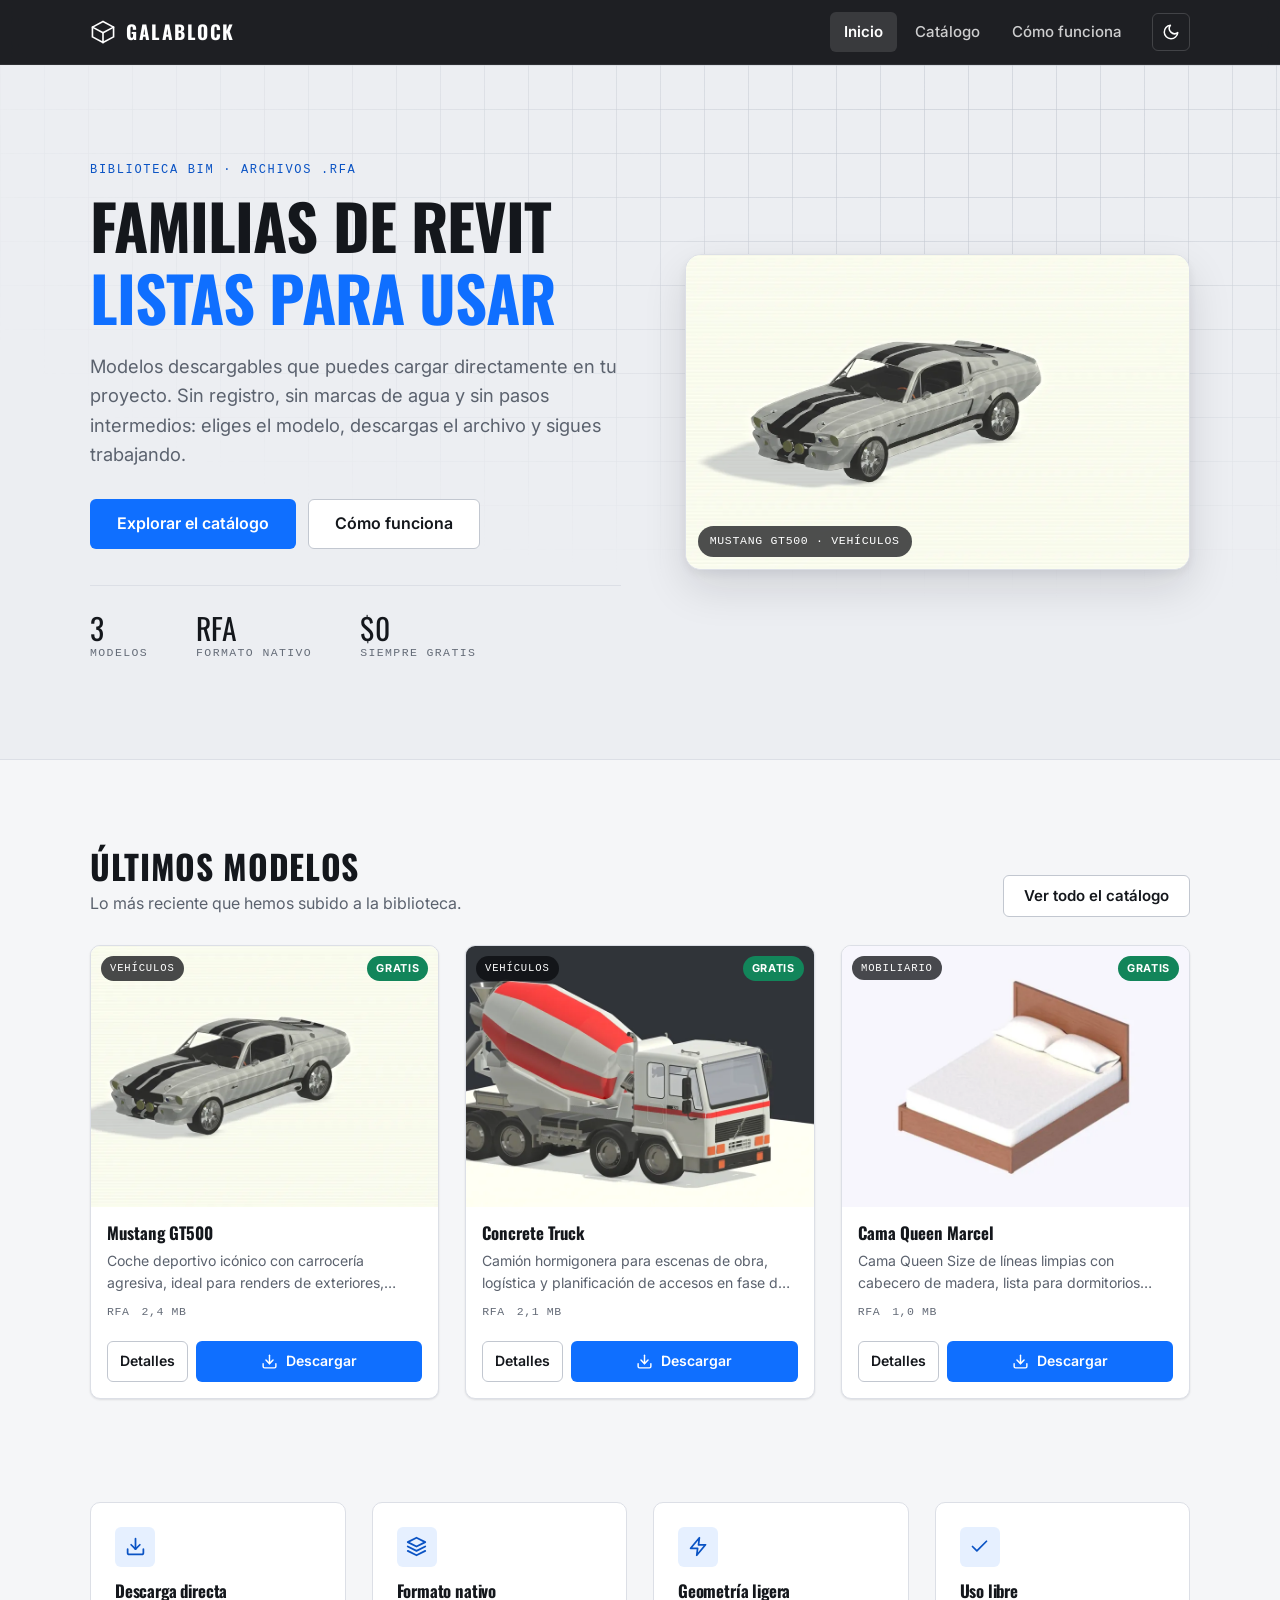
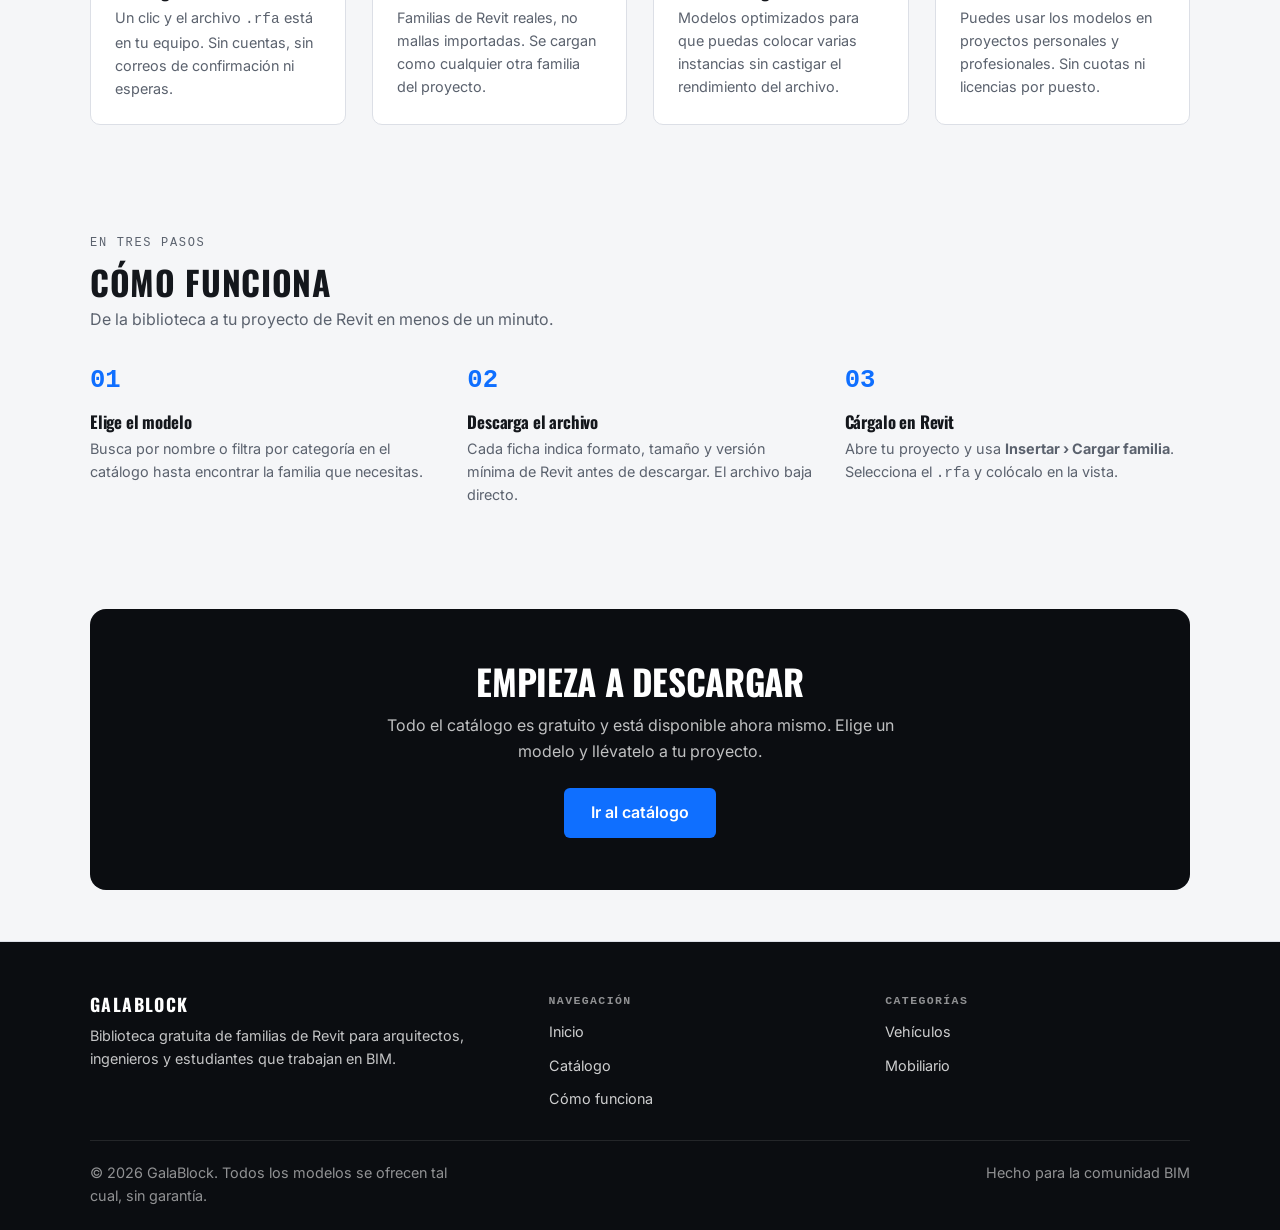
<file: index.html>
<!DOCTYPE html>
<html lang="es">
<head>
<meta charset="UTF-8">
<meta name="viewport" content="width=device-width, initial-scale=1">
<title>GalaBlock — Familias de Revit gratis para descargar</title>
<meta name="description" content="Biblioteca gratuita de familias de Revit (.rfa) listas para cargar en tus proyectos BIM: vehículos, mobiliario y más. Descarga directa, sin registro.">
<meta name="author" content="GalaBlock">
<meta name="theme-color" content="#ffffff" media="(prefers-color-scheme: light)">
<meta name="theme-color" content="#0b0d11" media="(prefers-color-scheme: dark)">
<link rel="canonical" href="https://galablock-store.github.io/">

<!-- Redes sociales -->
<meta property="og:type" content="website">
<meta property="og:site_name" content="GalaBlock">
<meta property="og:locale" content="es_ES">
<meta property="og:title" content="GalaBlock — Familias de Revit gratis para descargar">
<meta property="og:description" content="Biblioteca gratuita de familias de Revit (.rfa) listas para cargar en tus proyectos BIM. Descarga directa, sin registro.">
<meta property="og:url" content="https://galablock-store.github.io/">
<meta property="og:image" content="https://galablock-store.github.io/assets/img/og-cover.jpg">
<meta property="og:image:width" content="1200">
<meta property="og:image:height" content="630">
<meta name="twitter:card" content="summary_large_image">
<meta name="twitter:title" content="GalaBlock — Familias de Revit gratis para descargar">
<meta name="twitter:description" content="Biblioteca gratuita de familias de Revit (.rfa) listas para cargar en tus proyectos BIM.">
<meta name="twitter:image" content="https://galablock-store.github.io/assets/img/og-cover.jpg">

<link rel="icon" href="favicon.svg" type="image/svg+xml">
<link rel="apple-touch-icon" href="favicon.svg">
<link rel="manifest" href="site.webmanifest">

<link rel="preconnect" href="https://www.topcreativeformat.com">
<link rel="preconnect" href="https://fonts.googleapis.com">
<link rel="preconnect" href="https://fonts.gstatic.com" crossorigin>
<link rel="stylesheet" href="https://fonts.googleapis.com/css2?family=Oswald:wght@500;700&family=Inter:wght@400;500;600&display=swap">
<link rel="stylesheet" href="assets/css/styles.css">
<link rel="preload" as="image" href="assets/img/mustang-gt500-full.webp" type="image/webp">

<!-- Aplica el tema guardado antes de pintar, para evitar el destello blanco. -->
<script>
(function () {
  try {
    var saved = localStorage.getItem('galablock-theme');
    if (saved === 'light' || saved === 'dark') {
      document.documentElement.setAttribute('data-theme', saved);
      return;
    }
  } catch (e) {}
  document.documentElement.removeAttribute('data-theme');
})();
// Con JS activo se permite la animación de entrada; sin él, el contenido
// se muestra directamente en lugar de quedarse invisible.
document.documentElement.classList.add('js');
</script>

<script type="application/ld+json">
{
  "@context": "https://schema.org",
  "@type": "WebSite",
  "name": "GalaBlock",
  "url": "https://galablock-store.github.io/",
  "description": "Biblioteca gratuita de familias de Revit (.rfa) para proyectos BIM.",
  "inLanguage": "es",
  "potentialAction": {
    "@type": "SearchAction",
    "target": "https://galablock-store.github.io/products.html?q={search_term_string}",
    "query-input": "required name=search_term_string"
  }
}
</script>
</head>
<body>
<a class="skip-link" href="#main">Saltar al contenido</a>

<header class="site-header">
  <div class="wrap site-header__inner">
    <a class="brand" href="index.html">
      <svg class="brand__mark" viewBox="0 0 64 64" fill="none" stroke="currentColor" stroke-width="4" stroke-linejoin="round" stroke-linecap="round" aria-hidden="true">
        <path d="M32 6 58 20 32 34 6 20z"/><path d="M6 20v24l26 14V34"/><path d="M58 20v24L32 58"/>
      </svg>
      GALABLOCK
    </a>

    <button class="nav-toggle" type="button" aria-expanded="false" aria-controls="primary-nav" aria-label="Abrir menú">
      <svg viewBox="0 0 24 24" fill="none" stroke="currentColor" stroke-width="2" stroke-linecap="round" aria-hidden="true">
        <path d="M4 7h16M4 12h16M4 17h16"/>
      </svg>
    </button>

    <nav class="site-nav" id="primary-nav" aria-label="Navegación principal">
      <ul>
        <li><a href="index.html">Inicio</a></li>
        <li><a href="products.html">Catálogo</a></li>
        <li><a href="index.html#como-funciona">Cómo funciona</a></li>
      </ul>
    </nav>

    <button class="theme-toggle" type="button" aria-label="Cambiar tema" title="Cambiar tema">
      <svg class="icon-moon" viewBox="0 0 24 24" fill="none" stroke="currentColor" stroke-width="2" stroke-linecap="round" stroke-linejoin="round" aria-hidden="true">
        <path d="M21 12.8A9 9 0 1 1 11.2 3a7 7 0 0 0 9.8 9.8z"/>
      </svg>
      <svg class="icon-sun" viewBox="0 0 24 24" fill="none" stroke="currentColor" stroke-width="2" stroke-linecap="round" aria-hidden="true">
        <circle cx="12" cy="12" r="4"/><path d="M12 2v2M12 20v2M2 12h2M20 12h2M5 5l1.5 1.5M17.5 17.5 19 19M19 5l-1.5 1.5M6.5 17.5 5 19"/>
      </svg>
    </button>
  </div>
</header>

<main id="main">

  <!-- ===================== Hero ===================== -->
  <section class="hero">
    <div class="wrap hero__inner">
      <div>
        <p class="eyebrow">Biblioteca BIM · Archivos .rfa</p>
        <h1>Familias de Revit <em>listas para usar</em></h1>
        <p class="hero__lead">
          Modelos descargables que puedes cargar directamente en tu proyecto.
          Sin registro, sin marcas de agua y sin pasos intermedios: eliges el
          modelo, descargas el archivo y sigues trabajando.
        </p>
        <div class="hero__actions">
          <a class="btn btn--primary btn--lg" href="products.html">Explorar el catálogo</a>
          <a class="btn btn--ghost btn--lg" href="#como-funciona">Cómo funciona</a>
        </div>
        <ul class="hero__stats">
          <li>
            <span class="stat__value" data-stat="count">—</span>
            <span class="stat__label">Modelos</span>
          </li>
          <li>
            <span class="stat__value">RFA</span>
            <span class="stat__label">Formato nativo</span>
          </li>
          <li>
            <span class="stat__value">$0</span>
            <span class="stat__label">Siempre gratis</span>
          </li>
        </ul>
      </div>

      <figure class="hero__art">
        <picture>
          <source type="image/webp" srcset="assets/img/mustang-gt500-full.webp">
          <img src="assets/img/mustang-gt500-full.jpg"
               alt="Render de una familia de Revit de un coche deportivo Mustang GT500"
               width="1600" height="771" fetchpriority="high" decoding="async">
        </picture>
        <figcaption>Mustang GT500 · Vehículos</figcaption>
      </figure>
    </div>
  </section>


  <!-- ===================== Destacados ===================== -->
  <section class="section section--tight">
    <div class="wrap">
      <div class="section-head reveal">
        <div>
          <h2>Últimos modelos</h2>
          <p>Lo más reciente que hemos subido a la biblioteca.</p>
        </div>
        <a class="btn btn--ghost" href="products.html">Ver todo el catálogo</a>
      </div>

      <div class="grid" id="featured-grid" data-limit="3"></div>

      <noscript>
        <div class="empty-state">
          <h3>Activa JavaScript para ver el catálogo</h3>
          <p>Mientras tanto, puedes descargar los modelos directamente:</p>
          <ul style="list-style:none;display:grid;gap:10px;justify-items:center">
            <li><a href="galablock.store/LR_Ford_GT40_10353%20(2).rfa" download>Mustang GT500 (RFA, 2,4 MB)</a></li>
            <li><a href="galablock.store/Concrete_Truck_2012.rfa" download>Concrete Truck (RFA, 2,1 MB)</a></li>
            <li><a href="galablock.store/Cama%20Queen%20Marcel.rfa" download>Cama Queen Marcel (RFA, 1 MB)</a></li>
          </ul>
        </div>
      </noscript>
    </div>
  </section>

  <!-- ===================== Ventajas ===================== -->
  <section class="section section--tight">
    <div class="wrap">
      <ul class="features reveal">
        <li class="feature">
          <span class="feature__icon">
            <svg viewBox="0 0 24 24" fill="none" stroke="currentColor" stroke-width="2" stroke-linecap="round" stroke-linejoin="round" aria-hidden="true"><path d="M21 15v4a2 2 0 0 1-2 2H5a2 2 0 0 1-2-2v-4"/><path d="M7 10l5 5 5-5"/><path d="M12 15V3"/></svg>
          </span>
          <h3>Descarga directa</h3>
          <p>Un clic y el archivo <code>.rfa</code> está en tu equipo. Sin cuentas, sin correos de confirmación ni esperas.</p>
        </li>
        <li class="feature">
          <span class="feature__icon">
            <svg viewBox="0 0 24 24" fill="none" stroke="currentColor" stroke-width="2" stroke-linecap="round" stroke-linejoin="round" aria-hidden="true"><path d="M12 2 2 7l10 5 10-5z"/><path d="M2 17l10 5 10-5"/><path d="M2 12l10 5 10-5"/></svg>
          </span>
          <h3>Formato nativo</h3>
          <p>Familias de Revit reales, no mallas importadas. Se cargan como cualquier otra familia del proyecto.</p>
        </li>
        <li class="feature">
          <span class="feature__icon">
            <svg viewBox="0 0 24 24" fill="none" stroke="currentColor" stroke-width="2" stroke-linecap="round" stroke-linejoin="round" aria-hidden="true"><path d="M13 2 3 14h8l-1 8 10-12h-8z"/></svg>
          </span>
          <h3>Geometría ligera</h3>
          <p>Modelos optimizados para que puedas colocar varias instancias sin castigar el rendimiento del archivo.</p>
        </li>
        <li class="feature">
          <span class="feature__icon">
            <svg viewBox="0 0 24 24" fill="none" stroke="currentColor" stroke-width="2" stroke-linecap="round" stroke-linejoin="round" aria-hidden="true"><path d="M20 6 9 17l-5-5"/></svg>
          </span>
          <h3>Uso libre</h3>
          <p>Puedes usar los modelos en proyectos personales y profesionales. Sin cuotas ni licencias por puesto.</p>
        </li>
      </ul>
    </div>
  </section>

  <!-- ===================== Cómo funciona ===================== -->
  <section class="section section--tight" id="como-funciona">
    <div class="wrap">
      <div class="section-head reveal">
        <div>
          <p class="eyebrow">En tres pasos</p>
          <h2>Cómo funciona</h2>
          <p>De la biblioteca a tu proyecto de Revit en menos de un minuto.</p>
        </div>
      </div>
      <ol class="steps reveal">
        <li class="step">
          <h3>Elige el modelo</h3>
          <p>Busca por nombre o filtra por categoría en el catálogo hasta encontrar la familia que necesitas.</p>
        </li>
        <li class="step">
          <h3>Descarga el archivo</h3>
          <p>Cada ficha indica formato, tamaño y versión mínima de Revit antes de descargar. El archivo baja directo.</p>
        </li>
        <li class="step">
          <h3>Cárgalo en Revit</h3>
          <p>Abre tu proyecto y usa <strong>Insertar › Cargar familia</strong>. Selecciona el <code>.rfa</code> y colócalo en la vista.</p>
        </li>
      </ol>
    </div>
  </section>

  <!-- ===================== CTA ===================== -->
  <section class="section section--tight">
    <div class="wrap">
      <div class="cta reveal">
        <h2>Empieza a descargar</h2>
        <p>Todo el catálogo es gratuito y está disponible ahora mismo. Elige un modelo y llévatelo a tu proyecto.</p>
        <a class="btn btn--primary btn--lg" href="products.html">Ir al catálogo</a>
      </div>
    </div>
  </section>

  <!-- Los scripts de contenido van ANTES del banner de terceros: así un
       host lento o bloqueado no puede retrasar el pintado del catálogo.
       El anuncio conserva su posición visual con `order` en styles.css. -->
  <script src="assets/js/products.js"></script>
  <script src="assets/js/app.js"></script>

  <div class="wrap ad-host ad-host--top">
    <aside class="ad-slot" aria-label="Publicidad">
      <script>
        atOptions = {
          key: '94309094bdf5b0afbe1424dee0899a27',
          format: 'iframe',
          height: 90,
          width: 728,
          params: {}
        };
      </script>
      <script src="https://www.topcreativeformat.com/94309094bdf5b0afbe1424dee0899a27/invoke.js"></script>
    </aside>
  </div>
</main>

<footer class="site-footer">
  <div class="wrap">
    <div class="site-footer__grid">
      <div>
        <h2>GalaBlock</h2>
        <p>Biblioteca gratuita de familias de Revit para arquitectos, ingenieros y estudiantes que trabajan en BIM.</p>
      </div>
      <div>
        <h3>Navegación</h3>
        <ul>
          <li><a href="index.html">Inicio</a></li>
          <li><a href="products.html">Catálogo</a></li>
          <li><a href="index.html#como-funciona">Cómo funciona</a></li>
        </ul>
      </div>
      <div>
        <h3>Categorías</h3>
        <ul>
          <li><a href="products.html?cat=vehiculos">Vehículos</a></li>
          <li><a href="products.html?cat=mobiliario">Mobiliario</a></li>
        </ul>
      </div>
    </div>
    <div class="site-footer__bottom">
      <p>&copy; <span data-role="year">2024</span> GalaBlock. Todos los modelos se ofrecen tal cual, sin garantía.</p>
      <p>Hecho para la comunidad BIM</p>
    </div>
  </div>
</footer>

</body>
</html>
</file>
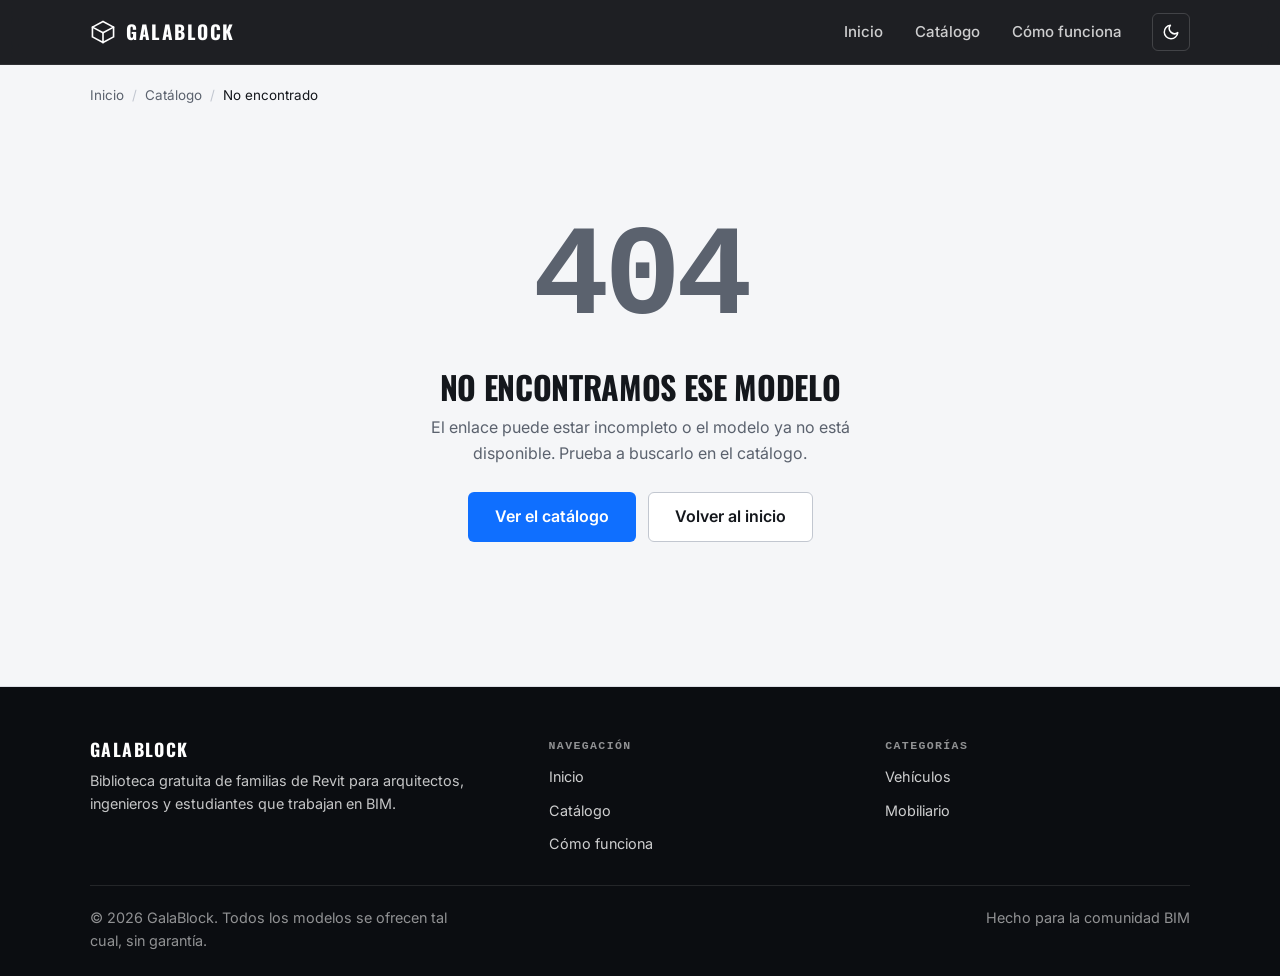
<file: product.html>
<!DOCTYPE html>
<html lang="es">
<head>
<meta charset="UTF-8">
<meta name="viewport" content="width=device-width, initial-scale=1">
<title>Detalles del modelo — GalaBlock</title>
<meta name="description" content="Ficha técnica y descarga directa de una familia de Revit (.rfa) de la biblioteca gratuita GalaBlock.">
<meta name="author" content="GalaBlock">
<meta name="theme-color" content="#ffffff" media="(prefers-color-scheme: light)">
<meta name="theme-color" content="#0b0d11" media="(prefers-color-scheme: dark)">
<link rel="canonical" href="https://galablock-store.github.io/product.html">

<meta property="og:type" content="website">
<meta property="og:site_name" content="GalaBlock">
<meta property="og:locale" content="es_ES">
<meta property="og:title" content="Detalles del modelo — GalaBlock">
<meta property="og:description" content="Ficha técnica y descarga directa de una familia de Revit (.rfa) de la biblioteca gratuita GalaBlock.">
<meta property="og:url" content="https://galablock-store.github.io/product.html">
<meta property="og:image" content="https://galablock-store.github.io/assets/img/og-cover.jpg">
<meta property="og:image:width" content="1200">
<meta property="og:image:height" content="630">
<meta name="twitter:card" content="summary_large_image">
<meta name="twitter:title" content="Detalles del modelo — GalaBlock">
<meta name="twitter:description" content="Ficha técnica y descarga directa de una familia de Revit (.rfa) de la biblioteca gratuita GalaBlock.">
<meta name="twitter:image" content="https://galablock-store.github.io/assets/img/og-cover.jpg">

<link rel="icon" href="favicon.svg" type="image/svg+xml">
<link rel="apple-touch-icon" href="favicon.svg">
<link rel="manifest" href="site.webmanifest">

<link rel="preconnect" href="https://www.topcreativeformat.com">
<link rel="preconnect" href="https://fonts.googleapis.com">
<link rel="preconnect" href="https://fonts.gstatic.com" crossorigin>
<link rel="stylesheet" href="https://fonts.googleapis.com/css2?family=Oswald:wght@500;700&family=Inter:wght@400;500;600&display=swap">
<link rel="stylesheet" href="assets/css/styles.css">
<!-- Aplica el tema guardado antes de pintar, para evitar el destello blanco. -->
<script>
(function () {
  try {
    var saved = localStorage.getItem('galablock-theme');
    if (saved === 'light' || saved === 'dark') {
      document.documentElement.setAttribute('data-theme', saved);
      return;
    }
  } catch (e) {}
  document.documentElement.removeAttribute('data-theme');
})();
// Con JS activo se permite la animación de entrada; sin él, el contenido
// se muestra directamente en lugar de quedarse invisible.
document.documentElement.classList.add('js');
</script>
</head>
<body>
<a class="skip-link" href="#main">Saltar al contenido</a>

<header class="site-header">
  <div class="wrap site-header__inner">
    <a class="brand" href="index.html">
      <svg class="brand__mark" viewBox="0 0 64 64" fill="none" stroke="currentColor" stroke-width="4" stroke-linejoin="round" stroke-linecap="round" aria-hidden="true">
        <path d="M32 6 58 20 32 34 6 20z"/><path d="M6 20v24l26 14V34"/><path d="M58 20v24L32 58"/>
      </svg>
      GALABLOCK
    </a>

    <button class="nav-toggle" type="button" aria-expanded="false" aria-controls="primary-nav" aria-label="Abrir menú">
      <svg viewBox="0 0 24 24" fill="none" stroke="currentColor" stroke-width="2" stroke-linecap="round" aria-hidden="true">
        <path d="M4 7h16M4 12h16M4 17h16"/>
      </svg>
    </button>

    <nav class="site-nav" id="primary-nav" aria-label="Navegación principal">
      <ul>
        <li><a href="index.html">Inicio</a></li>
        <li><a href="products.html">Catálogo</a></li>
        <li><a href="index.html#como-funciona">Cómo funciona</a></li>
      </ul>
    </nav>

    <button class="theme-toggle" type="button" aria-label="Cambiar tema" title="Cambiar tema">
      <svg class="icon-moon" viewBox="0 0 24 24" fill="none" stroke="currentColor" stroke-width="2" stroke-linecap="round" stroke-linejoin="round" aria-hidden="true">
        <path d="M21 12.8A9 9 0 1 1 11.2 3a7 7 0 0 0 9.8 9.8z"/>
      </svg>
      <svg class="icon-sun" viewBox="0 0 24 24" fill="none" stroke="currentColor" stroke-width="2" stroke-linecap="round" aria-hidden="true">
        <circle cx="12" cy="12" r="4"/><path d="M12 2v2M12 20v2M2 12h2M20 12h2M5 5l1.5 1.5M17.5 17.5 19 19M19 5l-1.5 1.5M6.5 17.5 5 19"/>
      </svg>
    </button>
  </div>
</header>

<main id="main">
  <div class="wrap">
    <nav aria-label="Ruta de navegación">
      <ol class="breadcrumb">
        <li><a href="index.html">Inicio</a></li>
        <li><a href="products.html">Catálogo</a></li>
        <li><span aria-current="page" data-role="breadcrumb-current">Modelo</span></li>
      </ol>
    </nav>

    <!-- Rellenado por app.js a partir de ?id=<slug>. Sin `hidden`: el hueco se
         reserva con min-height mientras está vacío para no desplazar el
         contenido de abajo cuando llega el JS. -->
    <div class="detail" id="product-detail"></div>

    <noscript>
      <div class="empty-state">
        <h2>Activa JavaScript para ver la ficha</h2>
        <p>Mientras tanto, puedes descargar los modelos directamente:</p>
        <ul style="list-style:none;display:grid;gap:10px;justify-items:center">
          <li><a href="galablock.store/LR_Ford_GT40_10353%20(2).rfa" download>Mustang GT500 (RFA, 2,4 MB)</a></li>
          <li><a href="galablock.store/Concrete_Truck_2012.rfa" download>Concrete Truck (RFA, 2,1 MB)</a></li>
          <li><a href="galablock.store/Cama%20Queen%20Marcel.rfa" download>Cama Queen Marcel (RFA, 1 MB)</a></li>
        </ul>
      </div>
    </noscript>

    <div class="error-page" id="product-not-found" hidden>
      <div>
        <p class="error-page__code">404</p>
        <!-- h2, no h1: el h1 de esta página es el nombre del modelo. -->
        <h2>No encontramos ese modelo</h2>
        <p>El enlace puede estar incompleto o el modelo ya no está disponible. Prueba a buscarlo en el catálogo.</p>
        <div class="error-page__actions">
          <a class="btn btn--primary btn--lg" href="products.html">Ver el catálogo</a>
          <a class="btn btn--ghost btn--lg" href="index.html">Volver al inicio</a>
        </div>
      </div>
    </div>
  </div>



  <section class="section section--tight" id="related-section">
    <div class="wrap">
      <div class="section-head">
        <div>
          <p class="eyebrow">También te puede servir</p>
          <h2>Otros modelos</h2>
        </div>
        <a class="btn btn--ghost" href="products.html">Ver todo</a>
      </div>
      <div class="grid" id="related-grid"></div>
    </div>
  </section>
  <!-- Los scripts de contenido van ANTES del banner de terceros: así un
       host lento o bloqueado no puede retrasar el pintado del catálogo.
       El anuncio conserva su posición visual con `order` en styles.css. -->
  <script src="assets/js/products.js"></script>
  <script src="assets/js/app.js"></script>

  <div class="wrap ad-host">
    <aside class="ad-slot" aria-label="Publicidad">
      <script>
        atOptions = {
          key: '94309094bdf5b0afbe1424dee0899a27',
          format: 'iframe',
          height: 90,
          width: 728,
          params: {}
        };
      </script>
      <script src="https://www.topcreativeformat.com/94309094bdf5b0afbe1424dee0899a27/invoke.js"></script>
    </aside>
  </div>
</main>

<footer class="site-footer">
  <div class="wrap">
    <div class="site-footer__grid">
      <div>
        <h2>GalaBlock</h2>
        <p>Biblioteca gratuita de familias de Revit para arquitectos, ingenieros y estudiantes que trabajan en BIM.</p>
      </div>
      <div>
        <h3>Navegación</h3>
        <ul>
          <li><a href="index.html">Inicio</a></li>
          <li><a href="products.html">Catálogo</a></li>
          <li><a href="index.html#como-funciona">Cómo funciona</a></li>
        </ul>
      </div>
      <div>
        <h3>Categorías</h3>
        <ul>
          <li><a href="products.html?cat=vehiculos">Vehículos</a></li>
          <li><a href="products.html?cat=mobiliario">Mobiliario</a></li>
        </ul>
      </div>
    </div>
    <div class="site-footer__bottom">
      <p>&copy; <span data-role="year">2024</span> GalaBlock. Todos los modelos se ofrecen tal cual, sin garantía.</p>
      <p>Hecho para la comunidad BIM</p>
    </div>
  </div>
</footer>

</body>
</html>
</file>
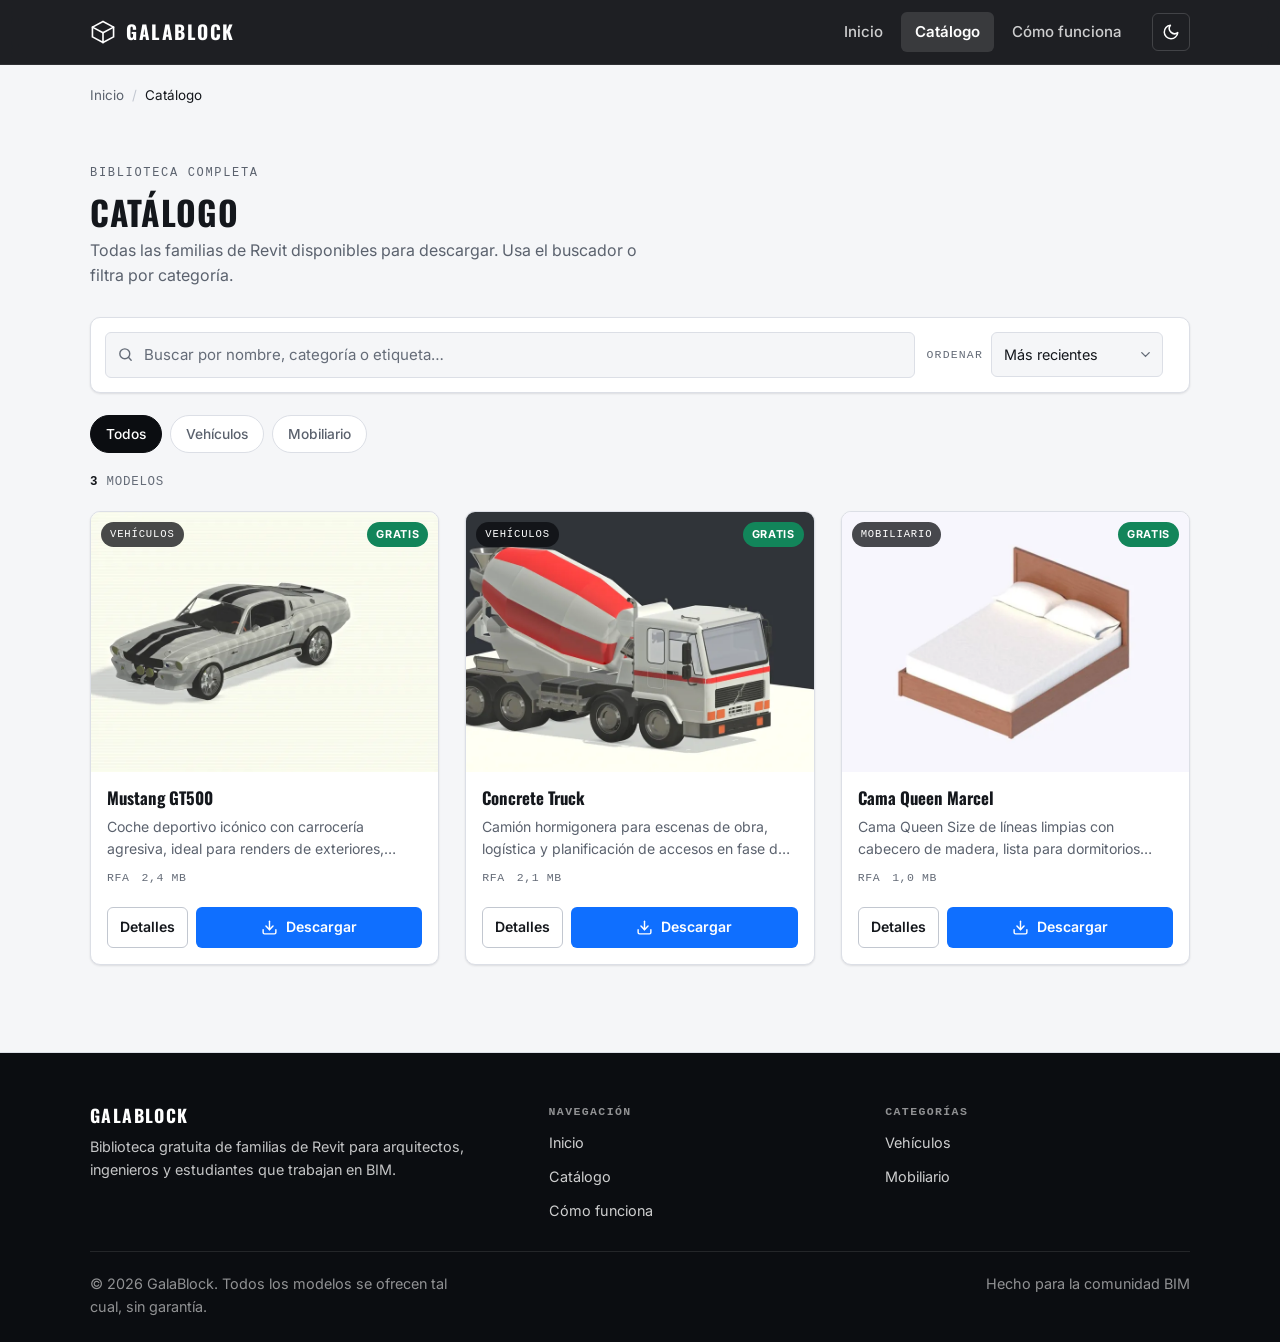
<file: products.html>
<!DOCTYPE html>
<html lang="es">
<head>
<meta charset="UTF-8">
<meta name="viewport" content="width=device-width, initial-scale=1">
<title>Catálogo de familias Revit — GalaBlock</title>
<meta name="description" content="Explora y descarga gratis todas las familias de Revit (.rfa) de GalaBlock. Busca por nombre, filtra por categoría y descarga al instante.">
<meta name="author" content="GalaBlock">
<meta name="theme-color" content="#ffffff" media="(prefers-color-scheme: light)">
<meta name="theme-color" content="#0b0d11" media="(prefers-color-scheme: dark)">
<link rel="canonical" href="https://galablock-store.github.io/products.html">

<meta property="og:type" content="website">
<meta property="og:site_name" content="GalaBlock">
<meta property="og:locale" content="es_ES">
<meta property="og:title" content="Catálogo de familias Revit — GalaBlock">
<meta property="og:description" content="Explora y descarga gratis todas las familias de Revit (.rfa) de GalaBlock. Busca por nombre, filtra por categoría y descarga al instante.">
<meta property="og:url" content="https://galablock-store.github.io/products.html">
<meta property="og:image" content="https://galablock-store.github.io/assets/img/og-cover.jpg">
<meta property="og:image:width" content="1200">
<meta property="og:image:height" content="630">
<meta name="twitter:card" content="summary_large_image">
<meta name="twitter:title" content="Catálogo de familias Revit — GalaBlock">
<meta name="twitter:description" content="Explora y descarga gratis todas las familias de Revit (.rfa) de GalaBlock. Busca por nombre, filtra por categoría y descarga al instante.">
<meta name="twitter:image" content="https://galablock-store.github.io/assets/img/og-cover.jpg">

<link rel="icon" href="favicon.svg" type="image/svg+xml">
<link rel="apple-touch-icon" href="favicon.svg">
<link rel="manifest" href="site.webmanifest">

<link rel="preconnect" href="https://www.topcreativeformat.com">
<link rel="preconnect" href="https://fonts.googleapis.com">
<link rel="preconnect" href="https://fonts.gstatic.com" crossorigin>
<link rel="stylesheet" href="https://fonts.googleapis.com/css2?family=Oswald:wght@500;700&family=Inter:wght@400;500;600&display=swap">
<link rel="stylesheet" href="assets/css/styles.css">

<!-- Aplica el tema guardado antes de pintar, para evitar el destello blanco. -->
<script>
(function () {
  try {
    var saved = localStorage.getItem('galablock-theme');
    if (saved === 'light' || saved === 'dark') {
      document.documentElement.setAttribute('data-theme', saved);
      return;
    }
  } catch (e) {}
  document.documentElement.removeAttribute('data-theme');
})();
// Con JS activo se permite la animación de entrada; sin él, el contenido
// se muestra directamente en lugar de quedarse invisible.
document.documentElement.classList.add('js');
</script>
</head>
<body>
<a class="skip-link" href="#main">Saltar al contenido</a>

<header class="site-header">
  <div class="wrap site-header__inner">
    <a class="brand" href="index.html">
      <svg class="brand__mark" viewBox="0 0 64 64" fill="none" stroke="currentColor" stroke-width="4" stroke-linejoin="round" stroke-linecap="round" aria-hidden="true">
        <path d="M32 6 58 20 32 34 6 20z"/><path d="M6 20v24l26 14V34"/><path d="M58 20v24L32 58"/>
      </svg>
      GALABLOCK
    </a>

    <button class="nav-toggle" type="button" aria-expanded="false" aria-controls="primary-nav" aria-label="Abrir menú">
      <svg viewBox="0 0 24 24" fill="none" stroke="currentColor" stroke-width="2" stroke-linecap="round" aria-hidden="true">
        <path d="M4 7h16M4 12h16M4 17h16"/>
      </svg>
    </button>

    <nav class="site-nav" id="primary-nav" aria-label="Navegación principal">
      <ul>
        <li><a href="index.html">Inicio</a></li>
        <li><a href="products.html">Catálogo</a></li>
        <li><a href="index.html#como-funciona">Cómo funciona</a></li>
      </ul>
    </nav>

    <button class="theme-toggle" type="button" aria-label="Cambiar tema" title="Cambiar tema">
      <svg class="icon-moon" viewBox="0 0 24 24" fill="none" stroke="currentColor" stroke-width="2" stroke-linecap="round" stroke-linejoin="round" aria-hidden="true">
        <path d="M21 12.8A9 9 0 1 1 11.2 3a7 7 0 0 0 9.8 9.8z"/>
      </svg>
      <svg class="icon-sun" viewBox="0 0 24 24" fill="none" stroke="currentColor" stroke-width="2" stroke-linecap="round" aria-hidden="true">
        <circle cx="12" cy="12" r="4"/><path d="M12 2v2M12 20v2M2 12h2M20 12h2M5 5l1.5 1.5M17.5 17.5 19 19M19 5l-1.5 1.5M6.5 17.5 5 19"/>
      </svg>
    </button>
  </div>
</header>

<main id="main">
  <div class="wrap">
    <nav aria-label="Ruta de navegación">
      <ol class="breadcrumb">
        <li><a href="index.html">Inicio</a></li>
        <li><span aria-current="page">Catálogo</span></li>
      </ol>
    </nav>
  </div>

  <section class="section section--tight">
    <div class="wrap">
      <div class="section-head">
        <div>
          <p class="eyebrow">Biblioteca completa</p>
          <h1>Catálogo</h1>
          <p>Todas las familias de Revit disponibles para descargar. Usa el buscador o filtra por categoría.</p>
        </div>
      </div>

      <form class="toolbar" role="search" onsubmit="return false">
        <div class="search" data-filled="false">
          <svg viewBox="0 0 24 24" fill="none" stroke="currentColor" stroke-width="2" stroke-linecap="round" aria-hidden="true">
            <circle cx="11" cy="11" r="7"/><path d="m20 20-3.6-3.6"/>
          </svg>
          <label class="visually-hidden" for="search-input">Buscar modelos</label>
          <input id="search-input" type="search" name="q" placeholder="Buscar por nombre, categoría o etiqueta…" autocomplete="off">
          <button class="search__clear" type="button" aria-label="Borrar búsqueda">&times;</button>
        </div>

        <div class="field">
          <label for="sort-select">Ordenar</label>
          <select id="sort-select" name="sort">
            <option value="recientes">Más recientes</option>
            <option value="az">Nombre (A–Z)</option>
            <option value="za">Nombre (Z–A)</option>
            <option value="ligeros">Archivo más ligero</option>
          </select>
        </div>
      </form>

      <div class="chips" id="category-chips" role="group" aria-label="Filtrar por categoría"></div>

      <p class="results-count" id="results-count" role="status" aria-live="polite"></p>

      <div class="grid" id="catalog-grid"></div>

      <noscript>
        <div class="empty-state">
          <h3>Activa JavaScript para usar el buscador</h3>
          <p>Mientras tanto, puedes descargar los modelos directamente:</p>
          <ul style="list-style:none;display:grid;gap:10px;justify-items:center">
            <li><a href="galablock.store/LR_Ford_GT40_10353%20(2).rfa" download>Mustang GT500 (RFA, 2,4 MB)</a></li>
            <li><a href="galablock.store/Concrete_Truck_2012.rfa" download>Concrete Truck (RFA, 2,1 MB)</a></li>
            <li><a href="galablock.store/Cama%20Queen%20Marcel.rfa" download>Cama Queen Marcel (RFA, 1 MB)</a></li>
          </ul>
        </div>
      </noscript>
    </div>
  </section>


  <!-- Los scripts de contenido van ANTES del banner de terceros: así un
       host lento o bloqueado no puede retrasar el pintado del catálogo.
       El anuncio conserva su posición visual con `order` en styles.css. -->
  <script src="assets/js/products.js"></script>
  <script src="assets/js/app.js"></script>

  <div class="wrap ad-host">
    <aside class="ad-slot" aria-label="Publicidad">
      <script>
        atOptions = {
          key: '94309094bdf5b0afbe1424dee0899a27',
          format: 'iframe',
          height: 90,
          width: 728,
          params: {}
        };
      </script>
      <script src="https://www.topcreativeformat.com/94309094bdf5b0afbe1424dee0899a27/invoke.js"></script>
    </aside>
  </div>
</main>

<footer class="site-footer">
  <div class="wrap">
    <div class="site-footer__grid">
      <div>
        <h2>GalaBlock</h2>
        <p>Biblioteca gratuita de familias de Revit para arquitectos, ingenieros y estudiantes que trabajan en BIM.</p>
      </div>
      <div>
        <h3>Navegación</h3>
        <ul>
          <li><a href="index.html">Inicio</a></li>
          <li><a href="products.html">Catálogo</a></li>
          <li><a href="index.html#como-funciona">Cómo funciona</a></li>
        </ul>
      </div>
      <div>
        <h3>Categorías</h3>
        <ul>
          <li><a href="products.html?cat=vehiculos">Vehículos</a></li>
          <li><a href="products.html?cat=mobiliario">Mobiliario</a></li>
        </ul>
      </div>
    </div>
    <div class="site-footer__bottom">
      <p>&copy; <span data-role="year">2024</span> GalaBlock. Todos los modelos se ofrecen tal cual, sin garantía.</p>
      <p>Hecho para la comunidad BIM</p>
    </div>
  </div>
</footer>

</body>
</html>
</file>
<file: assets/css/styles.css>
/* ==========================================================================
   GalaBlock — Design system
   Biblioteca de familias Revit (.rfa)
   ========================================================================== */

/* --- Tokens ------------------------------------------------------------- */
:root {
  /* Neutrals (light theme) */
  --bg:            #f5f6f8;
  --bg-elevated:   #ffffff;
  --bg-sunken:     #eceef2;
  --surface-hover: #f9fafb;
  --border:        #dcdfe6;
  --border-strong: #c2c7d0;

  /* Text */
  --text:          #14171c;
  --text-muted:    #5b626e;
  --text-faint:    #656c78;  /* 5.0:1 sobre blanco; el anterior #868d99 daba 3.34:1 */
  --text-inverse:  #ffffff;

  /* Brand */
  --brand:         #0b0d11;
  --brand-contrast:#ffffff;
  --accent:        #0f6fff;
  --accent-hover:  #0a5ad6;
  --accent-soft:   rgba(15, 111, 255, 0.10);
  --accent-text:   #0a53c4;

  /* Utility */
  --success:       #12855a;
  --success-soft:  rgba(18, 133, 90, 0.10);

  /* Elevation */
  --shadow-sm: 0 1px 2px rgba(16, 20, 28, .06), 0 1px 3px rgba(16, 20, 28, .05);
  --shadow-md: 0 2px 4px rgba(16, 20, 28, .05), 0 8px 20px rgba(16, 20, 28, .08);
  --shadow-lg: 0 4px 8px rgba(16, 20, 28, .06), 0 18px 44px rgba(16, 20, 28, .12);

  /* Geometry */
  --radius-sm: 6px;
  --radius:    10px;
  --radius-lg: 16px;
  --header-h:  64px;
  --maxw:      1180px;
  --gutter:    clamp(16px, 4vw, 40px);

  /* Type */
  --font-display: 'Oswald', 'Arial Narrow', sans-serif;
  --font-body: 'Inter', -apple-system, BlinkMacSystemFont, 'Segoe UI', Roboto, Helvetica, Arial, sans-serif;
  --font-mono: ui-monospace, SFMono-Regular, 'SF Mono', Menlo, Consolas, monospace;

  --ease: cubic-bezier(.4, 0, .2, 1);
  color-scheme: light;
}

/* Dark theme — auto, unless the visitor forced light */
@media (prefers-color-scheme: dark) {
  :root:not([data-theme="light"]) {
    --bg:            #0c0e12;
    --bg-elevated:   #14171d;
    --bg-sunken:     #090a0d;
    --surface-hover: #1b1f27;
    --border:        #262b35;
    --border-strong: #39404d;

    --text:          #eef0f4;
    --text-muted:    #a3abb9;
    --text-faint:    #7a828f;
    --text-inverse:  #0c0e12;

    --brand:         #14171d;
    --brand-contrast:#eef0f4;
    --accent:        #4d94ff;
    --accent-hover:  #6ba6ff;
    --accent-soft:   rgba(77, 148, 255, 0.14);
    --accent-text:   #8dbaff;

    --success:       #35c58c;
    --success-soft:  rgba(53, 197, 140, 0.14);

    --shadow-sm: 0 1px 2px rgba(0, 0, 0, .4);
    --shadow-md: 0 2px 4px rgba(0, 0, 0, .3), 0 8px 20px rgba(0, 0, 0, .45);
    --shadow-lg: 0 4px 8px rgba(0, 0, 0, .3), 0 18px 44px rgba(0, 0, 0, .55);
    color-scheme: dark;
  }
}

/* Dark theme — explicitly chosen */
:root[data-theme="dark"] {
  --bg:            #0c0e12;
  --bg-elevated:   #14171d;
  --bg-sunken:     #090a0d;
  --surface-hover: #1b1f27;
  --border:        #262b35;
  --border-strong: #39404d;

  --text:          #eef0f4;
  --text-muted:    #a3abb9;
  --text-faint:    #7a828f;
  --text-inverse:  #0c0e12;

  --brand:         #14171d;
  --brand-contrast:#eef0f4;
  --accent:        #4d94ff;
  --accent-hover:  #6ba6ff;
  --accent-soft:   rgba(77, 148, 255, 0.14);
  --accent-text:   #8dbaff;

  --success:       #35c58c;
  --success-soft:  rgba(53, 197, 140, 0.14);

  --shadow-sm: 0 1px 2px rgba(0, 0, 0, .4);
  --shadow-md: 0 2px 4px rgba(0, 0, 0, .3), 0 8px 20px rgba(0, 0, 0, .45);
  --shadow-lg: 0 4px 8px rgba(0, 0, 0, .3), 0 18px 44px rgba(0, 0, 0, .55);
  color-scheme: dark;
}

/* --- Reset -------------------------------------------------------------- */
*, *::before, *::after { box-sizing: border-box; }
* { margin: 0; padding: 0; }

html {
  -webkit-text-size-adjust: 100%;
  scroll-behavior: smooth;
  scroll-padding-top: calc(var(--header-h) + 16px);
}
@media (prefers-reduced-motion: reduce) {
  html { scroll-behavior: auto; }
  *, *::before, *::after {
    animation-duration: .01ms !important;
    animation-iteration-count: 1 !important;
    transition-duration: .01ms !important;
  }
}

body {
  font-family: var(--font-body);
  background-color: var(--bg);
  color: var(--text);
  font-size: 16px;
  line-height: 1.6;
  min-height: 100vh;
  display: flex;
  flex-direction: column;
  -webkit-font-smoothing: antialiased;
  text-rendering: optimizeLegibility;
}

img, picture, svg { display: block; max-width: 100%; }
button, input, select, textarea { font: inherit; color: inherit; }
a { color: var(--accent-text); text-decoration-thickness: 1px; text-underline-offset: 2px; }

:focus-visible {
  outline: 2px solid var(--accent);
  outline-offset: 2px;
  border-radius: 3px;
}

h1, h2, h3, h4 {
  font-family: var(--font-display);
  font-weight: 700;
  line-height: 1.15;
  letter-spacing: -0.01em;
  text-wrap: balance;
}

/* --- Layout helpers ----------------------------------------------------- */
.wrap {
  width: 100%;
  max-width: var(--maxw);
  margin-inline: auto;
  padding-inline: var(--gutter);
}

/* `main` es flex en columna para poder recolocar el bloque de anuncio, que
   va ÚLTIMO en el DOM (después de los scripts) para que un tercero lento no
   retrase el pintado del contenido. `order` le devuelve su sitio visual. */
main {
  flex: 1 0 auto;
  display: flex;
  flex-direction: column;
}
main > * { min-width: 0; }
.hero { order: -2; }            /* portada: el anuncio va justo tras el hero */
.ad-host--top { order: -1; }
#related-section { order: 1; }  /* ficha: el anuncio va antes de los relacionados */

.section { padding-block: clamp(48px, 7vw, 88px); }
.section--tight { padding-block: clamp(32px, 4vw, 52px); }

.section-head {
  display: flex;
  align-items: flex-end;
  justify-content: space-between;
  gap: 20px;
  flex-wrap: wrap;
  margin-bottom: 28px;
}
.section-head h1,
.section-head h2 {
  font-size: clamp(1.5rem, 3.4vw, 2.1rem);
  text-transform: uppercase;
  letter-spacing: .02em;
}
.section-head p { color: var(--text-muted); margin-top: 6px; max-width: 58ch; }

.eyebrow {
  font-family: var(--font-mono);
  font-size: .75rem;
  letter-spacing: .14em;
  text-transform: uppercase;
  color: var(--accent-text);
  margin-bottom: 10px;
}

.skip-link {
  position: absolute;
  left: 50%;
  top: 0;
  transform: translate(-50%, -110%);
  z-index: 2000;
  background: var(--accent);
  color: #fff;
  padding: 10px 18px;
  border-radius: 0 0 var(--radius) var(--radius);
  font-weight: 600;
  text-decoration: none;
  transition: transform .18s var(--ease);
}
.skip-link:focus-visible { transform: translate(-50%, 0); }

/* --- Header ------------------------------------------------------------- */
.site-header {
  position: sticky;
  top: 0;
  z-index: 1000;
  background: var(--brand); /* alternativa para navegadores sin color-mix() */
  background: color-mix(in srgb, var(--brand) 92%, transparent);
  backdrop-filter: saturate(180%) blur(12px);
  -webkit-backdrop-filter: saturate(180%) blur(12px);
  border-bottom: 1px solid rgba(255, 255, 255, .08);
  color: var(--brand-contrast);
}
@supports not (backdrop-filter: blur(1px)) {
  .site-header { background: var(--brand); }
}

.site-header__inner {
  min-height: var(--header-h);
  display: flex;
  align-items: center;
  gap: 16px;
}

.brand {
  display: inline-flex;
  align-items: center;
  gap: 10px;
  font-family: var(--font-display);
  font-size: 1.2rem;
  font-weight: 700;
  letter-spacing: .08em;
  color: var(--brand-contrast);
  text-decoration: none;
  margin-right: auto;
  transition: opacity .18s var(--ease);
}
.brand:hover { opacity: .82; }
.brand__mark { width: 26px; height: 26px; flex: none; }

.site-nav ul {
  list-style: none;
  display: flex;
  align-items: center;
  gap: 4px;
}
.site-nav a {
  display: block;
  padding: 8px 14px;
  border-radius: var(--radius-sm);
  color: var(--brand-contrast);
  opacity: .78;
  font-size: .94rem;
  font-weight: 500;
  text-decoration: none;
  transition: background-color .18s var(--ease), opacity .18s var(--ease);
}
.site-nav a:hover { opacity: 1; background: rgba(255, 255, 255, .08); }
.site-nav a[aria-current="page"] {
  opacity: 1;
  background: rgba(255, 255, 255, .12);
  font-weight: 600;
}

.theme-toggle {
  display: grid;
  place-items: center;
  width: 38px;
  height: 38px;
  flex: none;
  border: 1px solid rgba(255, 255, 255, .16);
  border-radius: var(--radius-sm);
  background: transparent;
  color: var(--brand-contrast);
  cursor: pointer;
  transition: background-color .18s var(--ease), border-color .18s var(--ease);
}
.theme-toggle:hover { background: rgba(255, 255, 255, .1); border-color: rgba(255, 255, 255, .3); }
.theme-toggle svg { width: 18px; height: 18px; }
.theme-toggle .icon-sun { display: none; }
:root[data-theme="dark"] .theme-toggle .icon-sun { display: block; }
:root[data-theme="dark"] .theme-toggle .icon-moon { display: none; }
@media (prefers-color-scheme: dark) {
  :root:not([data-theme="light"]) .theme-toggle .icon-sun { display: block; }
  :root:not([data-theme="light"]) .theme-toggle .icon-moon { display: none; }
}

.nav-toggle { display: none; }

@media (max-width: 640px) {
  .nav-toggle {
    display: grid;
    place-items: center;
    width: 38px; height: 38px; flex: none;
    border: 1px solid rgba(255, 255, 255, .16);
    border-radius: var(--radius-sm);
    background: transparent;
    color: var(--brand-contrast);
    cursor: pointer;
  }
  .nav-toggle svg { width: 20px; height: 20px; }
  .site-nav {
    position: absolute;
    top: 100%; left: 0; right: 0;
    background: var(--brand);
    border-bottom: 1px solid rgba(255, 255, 255, .1);
    padding: 8px var(--gutter) 14px;
    display: none;
    box-shadow: var(--shadow-lg);
  }
  .site-nav[data-open="true"] { display: block; }
  .site-nav ul { flex-direction: column; align-items: stretch; gap: 2px; }
  .site-nav a { padding: 12px 14px; font-size: 1rem; }
}

/* --- Buttons ------------------------------------------------------------ */
.btn {
  display: inline-flex;
  align-items: center;
  justify-content: center;
  gap: 8px;
  padding: 11px 20px;
  border: 1px solid transparent;
  border-radius: var(--radius-sm);
  font-family: var(--font-body);
  font-size: .94rem;
  font-weight: 600;
  line-height: 1.2;
  text-decoration: none;
  cursor: pointer;
  white-space: nowrap;
  transition: background-color .18s var(--ease), border-color .18s var(--ease),
              color .18s var(--ease), transform .12s var(--ease);
}
.btn:active { transform: translateY(1px); }
.btn svg { width: 17px; height: 17px; flex: none; }

.btn--primary { background: var(--accent); color: #fff; }
.btn--primary:hover { background: var(--accent-hover); }

.btn--dark {
  background: var(--brand);
  color: var(--brand-contrast);
  border-color: var(--brand);
}
:root[data-theme="dark"] .btn--dark,
.btn--dark { }
.btn--dark:hover { background: #22262f; }
.btn--dark:hover { background: color-mix(in srgb, var(--brand) 82%, var(--accent)); }

.btn--ghost {
  background: var(--bg-elevated);
  color: var(--text);
  border-color: var(--border-strong);
}
.btn--ghost:hover { background: var(--surface-hover); border-color: var(--text-faint); }

.btn--block { width: 100%; }
.btn--lg { padding: 14px 26px; font-size: 1rem; }

/* --- Hero --------------------------------------------------------------- */
.hero {
  position: relative;
  overflow: hidden;
  background: var(--bg-sunken);
  border-bottom: 1px solid var(--border);
}
.hero::before {
  content: "";
  position: absolute;
  inset: 0;
  background-image:
    linear-gradient(to right, color-mix(in srgb, var(--border-strong) 55%, transparent) 1px, transparent 1px),
    linear-gradient(to bottom, color-mix(in srgb, var(--border-strong) 55%, transparent) 1px, transparent 1px);
  background-size: 44px 44px;
  mask-image: radial-gradient(120% 90% at 78% 12%, #000 10%, transparent 72%);
  -webkit-mask-image: radial-gradient(120% 90% at 78% 12%, #000 10%, transparent 72%);
  pointer-events: none;
}
.hero__inner {
  position: relative;
  display: grid;
  grid-template-columns: minmax(0, 1.05fr) minmax(0, 1fr);
  gap: clamp(28px, 5vw, 64px);
  align-items: center;
  padding-block: clamp(48px, 8vw, 96px);
}
.hero h1 {
  font-size: clamp(2.2rem, 6.2vw, 3.9rem);
  text-transform: uppercase;
  letter-spacing: -0.015em;
}
.hero h1 em {
  font-style: normal;
  color: var(--accent);
  display: block;
}
.hero__lead {
  margin-top: 18px;
  font-size: clamp(1rem, 1.9vw, 1.15rem);
  color: var(--text-muted);
  max-width: 48ch;
}
.hero__actions {
  margin-top: 30px;
  display: flex;
  flex-wrap: wrap;
  gap: 12px;
}
.hero__stats {
  margin-top: 36px;
  padding-top: 26px;
  border-top: 1px solid var(--border);
  display: flex;
  flex-wrap: wrap;
  gap: clamp(22px, 5vw, 48px);
  list-style: none;
}
.hero__stats dt, .hero__stats .stat__label {
  display: block;
  font-family: var(--font-mono);
  font-size: .72rem;
  letter-spacing: .12em;
  text-transform: uppercase;
  color: var(--text-faint);
}
.hero__stats .stat__value {
  display: block;
  font-family: var(--font-display);
  font-size: 1.85rem;
  line-height: 1.1;
  color: var(--text);
}
.hero__art {
  position: relative;
  border-radius: var(--radius-lg);
  overflow: hidden;
  border: 1px solid var(--border);
  box-shadow: var(--shadow-lg);
  background: var(--bg-elevated);
  aspect-ratio: 16 / 10;
}
.hero__art picture { display: block; width: 100%; height: 100%; }
.hero__art img { width: 100%; height: 100%; object-fit: cover; }
.hero__art figcaption {
  position: absolute;
  left: 12px; bottom: 12px;
  padding: 6px 12px;
  border-radius: 999px;
  background: rgba(10, 12, 16, .72);
  backdrop-filter: blur(6px);
  -webkit-backdrop-filter: blur(6px);
  color: #fff;
  font-family: var(--font-mono);
  font-size: .72rem;
  letter-spacing: .06em;
  text-transform: uppercase;
}

@media (max-width: 860px) {
  .hero__inner { grid-template-columns: 1fr; }
  .hero__art { order: -1; aspect-ratio: 16 / 9; }
}

/* --- Product grid ------------------------------------------------------- */
.grid {
  display: grid;
  grid-template-columns: repeat(auto-fill, minmax(280px, 1fr));
  gap: clamp(16px, 2.4vw, 26px);
}

.card {
  position: relative;
  display: flex;
  flex-direction: column;
  background: var(--bg-elevated);
  border: 1px solid var(--border);
  border-radius: var(--radius);
  overflow: hidden;
  box-shadow: var(--shadow-sm);
  transition: transform .2s var(--ease), box-shadow .2s var(--ease), border-color .2s var(--ease);
}
.card:hover {
  transform: translateY(-3px);
  box-shadow: var(--shadow-md);
  border-color: var(--border-strong);
}
.card:focus-within {
  border-color: var(--accent);
  box-shadow: 0 0 0 3px var(--accent-soft);
}

.card__media {
  position: relative;
  display: block;
  aspect-ratio: 4 / 3;
  background: var(--bg-sunken);
  overflow: hidden;
  text-decoration: none;
}
.card__media picture { display: block; width: 100%; height: 100%; }
.card__media img {
  width: 100%;
  height: 100%;
  object-fit: cover;
  transition: transform .4s var(--ease);
}
.card:hover .card__media img { transform: scale(1.04); }

.card__badge {
  position: absolute;
  top: 10px; left: 10px;
  padding: 4px 9px;
  border-radius: 999px;
  background: rgba(10, 12, 16, .74);
  backdrop-filter: blur(6px);
  -webkit-backdrop-filter: blur(6px);
  color: #fff;
  font-family: var(--font-mono);
  font-size: .66rem;
  letter-spacing: .08em;
  text-transform: uppercase;
}
.card__free {
  position: absolute;
  top: 10px; right: 10px;
  padding: 4px 9px;
  border-radius: 999px;
  background: var(--success);
  color: #fff;
  font-size: .68rem;
  font-weight: 700;
  letter-spacing: .06em;
  text-transform: uppercase;
}

.card__body {
  display: flex;
  flex-direction: column;
  flex: 1;
  gap: 8px;
  padding: 16px;
}
.card__title {
  font-size: 1.05rem;
  letter-spacing: 0;
}
.card__title a {
  color: var(--text);
  text-decoration: none;
}
.card__title a:hover { color: var(--accent-text); }
.card__desc {
  font-size: .88rem;
  color: var(--text-muted);
  display: -webkit-box;
  -webkit-line-clamp: 2;
  line-clamp: 2;
  -webkit-box-orient: vertical;
  overflow: hidden;
}
.card__meta {
  display: flex;
  flex-wrap: wrap;
  gap: 6px 12px;
  font-family: var(--font-mono);
  font-size: .72rem;
  color: var(--text-faint);
  text-transform: uppercase;
  letter-spacing: .05em;
}
.card__actions {
  margin-top: auto;
  padding-top: 12px;
  display: grid;
  grid-template-columns: auto minmax(0, 1fr);
  gap: 8px;
}
.card__actions .btn {
  min-width: 0;
  padding-inline: 12px;
  font-size: .88rem;
  overflow: hidden;
}
.card__actions .btn span {
  overflow: hidden;
  text-overflow: ellipsis;
}

/* --- Toolbar (search / filter / sort) ----------------------------------- */
.toolbar {
  display: grid;
  grid-template-columns: minmax(200px, 1fr) auto auto;
  gap: 12px;
  align-items: center;
  padding: 14px;
  background: var(--bg-elevated);
  border: 1px solid var(--border);
  border-radius: var(--radius);
  box-shadow: var(--shadow-sm);
  margin-bottom: 22px;
}
@media (max-width: 680px) {
  .toolbar { grid-template-columns: 1fr; }
}

.search {
  position: relative;
  display: flex;
  align-items: center;
}
.search svg {
  position: absolute;
  left: 12px;
  width: 17px; height: 17px;
  color: var(--text-faint);
  pointer-events: none;
}
.search input {
  width: 100%;
  padding: 10px 38px 10px 38px;
  background: var(--bg);
  border: 1px solid var(--border);
  border-radius: var(--radius-sm);
  font-size: .94rem;
  transition: border-color .18s var(--ease), box-shadow .18s var(--ease);
}
.search input::placeholder { color: var(--text-faint); }
/* Ocultamos el aspa nativa: ya pintamos .search__clear y saldrían dos. */
.search input::-webkit-search-cancel-button,
.search input::-webkit-search-decoration {
  -webkit-appearance: none;
  appearance: none;
  display: none;
}
.search input:focus {
  outline: none;
  border-color: var(--accent);
  box-shadow: 0 0 0 3px var(--accent-soft);
}
.search__clear {
  position: absolute;
  right: 8px;
  display: none;
  place-items: center;
  width: 24px; height: 24px;
  border: none;
  border-radius: 50%;
  background: var(--bg-sunken);
  color: var(--text-muted);
  cursor: pointer;
  line-height: 1;
}
.search__clear:hover { background: var(--border); color: var(--text); }
.search[data-filled="true"] .search__clear { display: grid; }

.field {
  display: flex;
  align-items: center;
  gap: 8px;
}
.field label {
  font-family: var(--font-mono);
  font-size: .72rem;
  letter-spacing: .1em;
  text-transform: uppercase;
  color: var(--text-faint);
  white-space: nowrap;
}
.field select {
  padding: 10px 32px 10px 12px;
  background: var(--bg) url("data:image/svg+xml,%3Csvg xmlns='http://www.w3.org/2000/svg' viewBox='0 0 24 24' fill='none' stroke='%23656c78' stroke-width='2.2' stroke-linecap='round'%3E%3Cpath d='M6 9l6 6 6-6'/%3E%3C/svg%3E") no-repeat right 9px center / 15px;
  border: 1px solid var(--border);
  border-radius: var(--radius-sm);
  font-size: .9rem;
  cursor: pointer;
  appearance: none;
  -webkit-appearance: none;
}
.field select:focus {
  outline: none;
  border-color: var(--accent);
  box-shadow: 0 0 0 3px var(--accent-soft);
}

.chips {
  display: flex;
  flex-wrap: wrap;
  gap: 8px;
  margin-bottom: 20px;
}
.chip {
  padding: 7px 15px;
  border: 1px solid var(--border);
  border-radius: 999px;
  background: var(--bg-elevated);
  color: var(--text-muted);
  font-size: .86rem;
  font-weight: 500;
  cursor: pointer;
  transition: all .18s var(--ease);
}
.chip:hover { border-color: var(--border-strong); color: var(--text); }
.chip[aria-pressed="true"] {
  background: var(--brand);
  border-color: var(--brand);
  color: var(--brand-contrast);
}

.results-count {
  font-family: var(--font-mono);
  font-size: .78rem;
  letter-spacing: .06em;
  text-transform: uppercase;
  color: var(--text-faint);
  margin-bottom: 18px;
}
.results-count strong { color: var(--text); }

.empty-state {
  grid-column: 1 / -1;
  text-align: center;
  padding: clamp(40px, 8vw, 72px) 20px;
  background: var(--bg-elevated);
  border: 1px dashed var(--border-strong);
  border-radius: var(--radius);
}
.empty-state h3 { font-size: 1.25rem; margin-bottom: 8px; }
.empty-state p { color: var(--text-muted); margin-bottom: 18px; }

/* --- Feature list ------------------------------------------------------- */
.features {
  display: grid;
  grid-template-columns: repeat(auto-fit, minmax(230px, 1fr));
  gap: clamp(16px, 2.4vw, 26px);
  list-style: none;
}
.feature {
  padding: 24px;
  background: var(--bg-elevated);
  border: 1px solid var(--border);
  border-radius: var(--radius);
}
.feature__icon {
  display: grid;
  place-items: center;
  width: 40px; height: 40px;
  margin-bottom: 14px;
  border-radius: var(--radius-sm);
  background: var(--accent-soft);
  color: var(--accent-text);
}
.feature__icon svg { width: 21px; height: 21px; }
.feature h3 { font-size: 1.05rem; margin-bottom: 6px; }
.feature p { font-size: .9rem; color: var(--text-muted); }

/* --- Steps -------------------------------------------------------------- */
.steps {
  display: grid;
  grid-template-columns: repeat(auto-fit, minmax(220px, 1fr));
  gap: clamp(18px, 3vw, 32px);
  counter-reset: step;
  list-style: none;
}
.step { counter-increment: step; }
.step::before {
  content: counter(step, decimal-leading-zero);
  display: block;
  font-family: var(--font-mono);
  font-size: 1.6rem;
  font-weight: 600;
  color: var(--accent);
  margin-bottom: 10px;
}
.step h3 { font-size: 1.05rem; margin-bottom: 6px; }
.step p { font-size: .9rem; color: var(--text-muted); }

/* --- CTA band ----------------------------------------------------------- */
.cta {
  background: var(--brand);
  color: var(--brand-contrast);
  border-radius: var(--radius-lg);
  padding: clamp(32px, 5vw, 52px);
  text-align: center;
}
.cta h2 {
  font-size: clamp(1.5rem, 3.6vw, 2.2rem);
  text-transform: uppercase;
  margin-bottom: 12px;
}
.cta p {
  color: rgba(255, 255, 255, .76); /* alternativa sin color-mix() */
  color: color-mix(in srgb, var(--brand-contrast) 74%, transparent);
  max-width: 54ch;
  margin: 0 auto 24px;
}

/* --- Product detail ----------------------------------------------------- */
.breadcrumb {
  display: flex;
  flex-wrap: wrap;
  align-items: center;
  gap: 8px;
  list-style: none;
  font-size: .84rem;
  color: var(--text-faint);
  padding-block: 20px 0;
}
.breadcrumb a { color: var(--text-muted); text-decoration: none; }
.breadcrumb a:hover { color: var(--accent-text); text-decoration: underline; }
.breadcrumb li + li::before { content: "/"; margin-right: 8px; color: var(--border-strong); }
.breadcrumb [aria-current="page"] { color: var(--text); }

.detail {
  display: grid;
  grid-template-columns: minmax(0, 1.4fr) minmax(280px, .9fr);
  gap: clamp(24px, 4vw, 48px);
  align-items: start;
  padding-block: clamp(24px, 4vw, 40px) clamp(40px, 6vw, 72px);
}
@media (max-width: 860px) {
  .detail { grid-template-columns: 1fr; }
}

/* Reserva el alto de la ficha antes de que el JS la rellene, para que el
   anuncio y "Otros modelos" no salten hacia abajo (CLS). Sólo con JS activo:
   sin él no queremos un hueco fantasma. */
:root.js #product-detail:empty { min-height: clamp(520px, 58vw, 680px); }

.detail__figure {
  margin: 0;
  border: 1px solid var(--border);
  border-radius: var(--radius-lg);
  overflow: hidden;
  background: var(--bg-sunken);
  box-shadow: var(--shadow-md);
}
.detail__figure picture { display: block; }
.detail__figure img { width: 100%; height: auto; }

.detail__panel {
  position: sticky;
  top: calc(var(--header-h) + 20px);
  background: var(--bg-elevated);
  border: 1px solid var(--border);
  border-radius: var(--radius-lg);
  padding: clamp(20px, 3vw, 28px);
  box-shadow: var(--shadow-sm);
}
@media (max-width: 860px) { .detail__panel { position: static; } }

.detail__panel h1 {
  font-size: clamp(1.5rem, 3.4vw, 2rem);
  margin-bottom: 10px;
}
.detail__desc { color: var(--text-muted); margin-bottom: 20px; }

.spec-list {
  margin: 0 0 22px;
  border-top: 1px solid var(--border);
}
.spec-list > div {
  display: flex;
  justify-content: space-between;
  align-items: baseline;
  gap: 16px;
  padding: 11px 0;
  border-bottom: 1px solid var(--border);
}
.spec-list dt {
  font-family: var(--font-mono);
  font-size: .72rem;
  letter-spacing: .1em;
  text-transform: uppercase;
  color: var(--text-faint);
}
.spec-list dd { font-size: .92rem; font-weight: 500; text-align: right; }

.tags { display: flex; flex-wrap: wrap; gap: 7px; margin-top: 18px; list-style: none; }
.tag {
  display: inline-block;
  text-decoration: none;
  padding: 4px 11px;
  border-radius: 999px;
  background: var(--bg-sunken);
  border: 1px solid var(--border);
  font-size: .76rem;
  color: var(--text-muted);
}

a.tag:hover { border-color: var(--accent); color: var(--accent-text); }

.notice {
  display: flex;
  gap: 10px;
  padding: 12px 14px;
  margin-top: 16px;
  border-radius: var(--radius-sm);
  background: var(--accent-soft);
  border: 1px solid var(--border);
  border: 1px solid color-mix(in srgb, var(--accent) 28%, transparent);
  font-size: .84rem;
  color: var(--text-muted);
}
.notice svg { width: 17px; height: 17px; flex: none; color: var(--accent-text); margin-top: 3px; }

/* --- Ad slot ------------------------------------------------------------ */
.ad-slot {
  display: flex;
  justify-content: center;
  align-items: center;
  overflow: hidden;
  margin-inline: auto;
  padding-block: 18px;
  min-height: 0;
}
.ad-slot > iframe, .ad-slot iframe { max-width: 100%; border: 0; }

/* --- Footer ------------------------------------------------------------- */
.site-footer {
  margin-top: auto;
  background: var(--brand);
  color: rgba(255, 255, 255, .78); /* alternativa sin color-mix() */
  color: color-mix(in srgb, var(--brand-contrast) 76%, transparent);
  padding-block: clamp(36px, 5vw, 52px) 24px;
  border-top: 1px solid var(--border);
}
.site-footer__grid {
  display: grid;
  /* Rejilla explícita a propósito: con `repeat(auto-fit, minmax(150px,1fr))`
     detrás de una pista `minmax(0, …)`, el recuento de repeticiones cuenta esa
     primera pista como 0px y creaba una 2ª columna antes de que cupiese, lo que
     dejaba el bloque de marca entre 0 y 17px (visible a 396-470px). */
  grid-template-columns: 1fr;
  gap: 32px;
  padding-bottom: 28px;
}
@media (min-width: 560px) {
  .site-footer__grid { grid-template-columns: repeat(2, minmax(150px, 1fr)); }
  .site-footer__grid > :first-child { grid-column: 1 / -1; }
}
@media (min-width: 860px) {
  .site-footer__grid {
    grid-template-columns: minmax(240px, 1.4fr) repeat(2, minmax(150px, 1fr));
  }
  .site-footer__grid > :first-child { grid-column: auto; }
}
.site-footer h2 {
  font-size: 1.1rem;
  letter-spacing: .08em;
  color: var(--brand-contrast);
  margin-bottom: 10px;
  text-transform: uppercase;
}
.site-footer h3 {
  font-family: var(--font-mono);
  font-size: .72rem;
  font-weight: 600;
  letter-spacing: .12em;
  text-transform: uppercase;
  color: rgba(255, 255, 255, .58); /* alternativa sin color-mix() */
  color: color-mix(in srgb, var(--brand-contrast) 55%, transparent);
  margin-bottom: 12px;
}
.site-footer p { font-size: .9rem; max-width: 42ch; }
.site-footer ul { list-style: none; display: grid; gap: 8px; }
.site-footer a {
  color: rgba(255, 255, 255, .82); /* alternativa sin color-mix() */
  color: color-mix(in srgb, var(--brand-contrast) 80%, transparent);
  font-size: .9rem;
  text-decoration: none;
}
.site-footer a:hover { color: var(--brand-contrast); text-decoration: underline; }
.site-footer__bottom {
  border-top: 1px solid rgba(255, 255, 255, .1);
  padding-top: 20px;
  display: flex;
  flex-wrap: wrap;
  gap: 10px 20px;
  justify-content: space-between;
  font-size: .82rem;
  color: rgba(255, 255, 255, .58); /* alternativa sin color-mix() */
  color: color-mix(in srgb, var(--brand-contrast) 55%, transparent);
}

/* --- 404 ---------------------------------------------------------------- */
.error-page {
  display: grid;
  place-items: center;
  text-align: center;
  padding: clamp(56px, 12vh, 120px) var(--gutter);
}
.error-page__code {
  font-family: var(--font-mono);
  font-size: clamp(4rem, 16vw, 8rem);
  font-weight: 700;
  line-height: 1;
  color: var(--accent);
  letter-spacing: -0.04em;
}
.error-page h1,
.error-page h2 {
  font-size: clamp(1.4rem, 4vw, 2rem);
  text-transform: uppercase;
  margin: 14px 0 10px;
}
.error-page p { color: var(--text-muted); max-width: 46ch; margin-bottom: 26px; }
.error-page__actions { display: flex; flex-wrap: wrap; gap: 12px; justify-content: center; }

/* --- Reveal on scroll --------------------------------------------------- */
@media (prefers-reduced-motion: no-preference) {
  :root.js .reveal {
    opacity: 0;
    transform: translateY(14px);
    transition: opacity .55s var(--ease), transform .55s var(--ease);
  }
  :root.js .reveal.is-visible { opacity: 1; transform: none; }
}

/* --- Utilities / print -------------------------------------------------- */
.visually-hidden {
  position: absolute !important;
  width: 1px; height: 1px;
  margin: -1px; padding: 0;
  overflow: hidden;
  clip: rect(0 0 0 0);
  clip-path: inset(50%);
  white-space: nowrap;
  border: 0;
}
[hidden] { display: none !important; }

@media print {
  .site-header, .site-footer, .ad-slot, .toolbar, .chips, .theme-toggle { display: none !important; }
  body { background: #fff; color: #000; }
  .detail { grid-template-columns: 1fr; }
}

/* --- Contraste en tema oscuro ------------------------------------------
   `--accent` y `--success` se aclaran en oscuro, así que el texto blanco que
   funciona en claro se queda muy por debajo del 4.5:1 de la AA. Sobre esos
   fondos claros el texto pasa a ser oscuro.
     .btn--primary  #fff sobre #4d94ff = 3.00:1  ->  #0c0e12 = 6.4:1
     .card__free    #fff sobre #35c58c = 2.21:1  ->  #0c0e12 = 8.8:1          */
:root[data-theme="dark"] .btn--primary,
:root[data-theme="dark"] .card__free { color: var(--text-inverse); }

@media (prefers-color-scheme: dark) {
  :root:not([data-theme="light"]) .btn--primary,
  :root:not([data-theme="light"]) .card__free { color: var(--text-inverse); }
}
</file>
